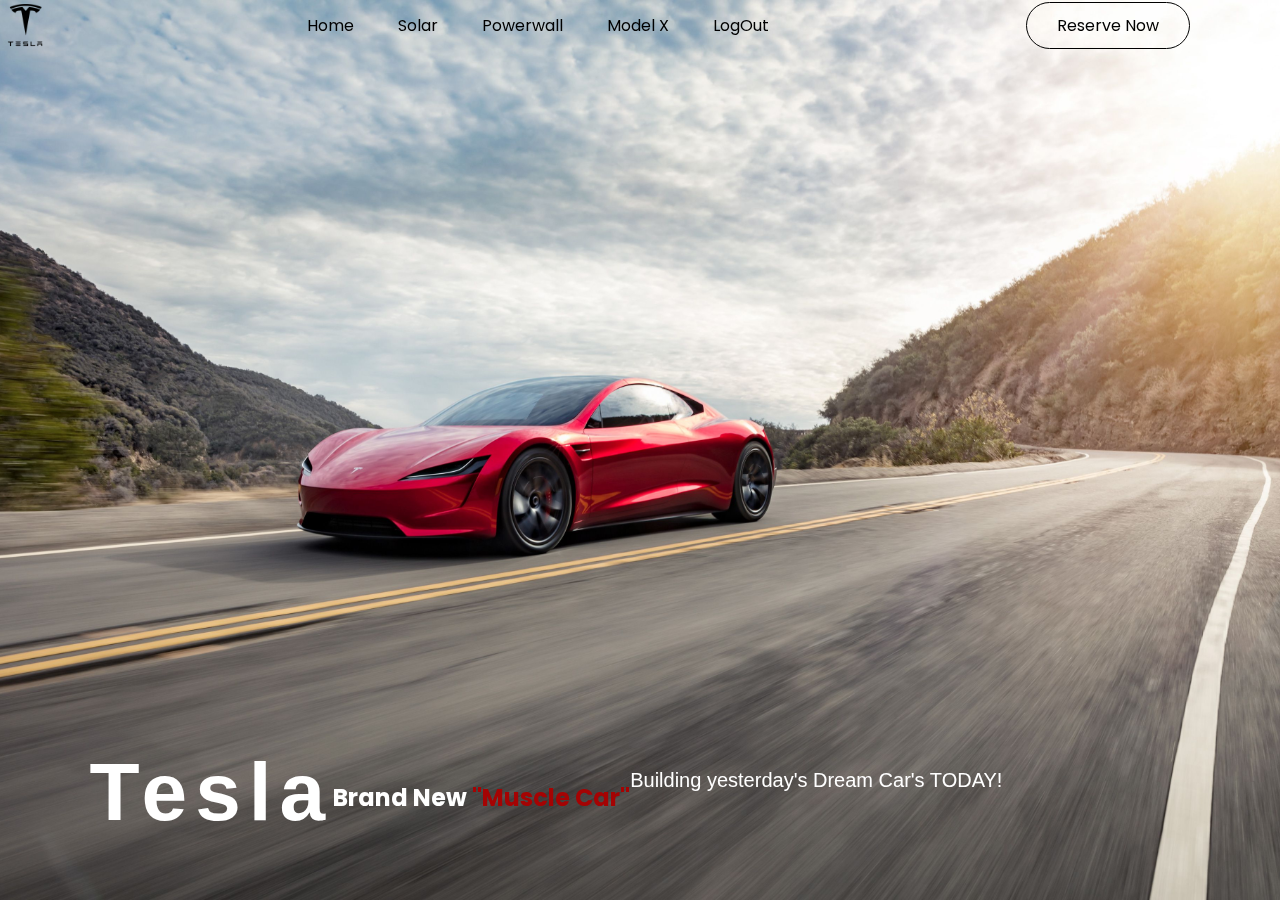
<file: car/index.html>
<!DOCTYPE html>
<html lang="en">
<head>
    <meta charset="UTF-8">
    <meta http-equiv="X-UA-Compatible" content="IE=edge">
    <meta name="viewport" content="width=device-width, initial-scale=1.0">
    <title> tesla car</title>
    <link rel="stylesheet" href="car.css">
</head>
<body>
    <div class="header" id="header">
        <nav>
            <img src="img/tesla-logo-png-2226.png" width="50" height="50">
            <ul>
                <li><a href="index.html" id="models"> Home</a></li>
                <li><a href="models.html" id="models"> Solar</a></li>
                <li><a href="model3.html" id="model3"> Powerwall</a></li>
                <li><a href="modelx.html" id="modelx"> Model X</a></li>
                <li><a href="index.html" id="modely"> LogOut</a></li>
            </ul>
            <a href="" class="btn">Reserve Now</a>
        </nav>
        <div class="tesla">
            <h1 id="tes">Tesla</h1>
            <h2>Brand New <span>"Muscle Car"</span></h2>
            <p>Building yesterday's Dream Car's TODAY!</p>
        </div>

</body>
</html>
</file>
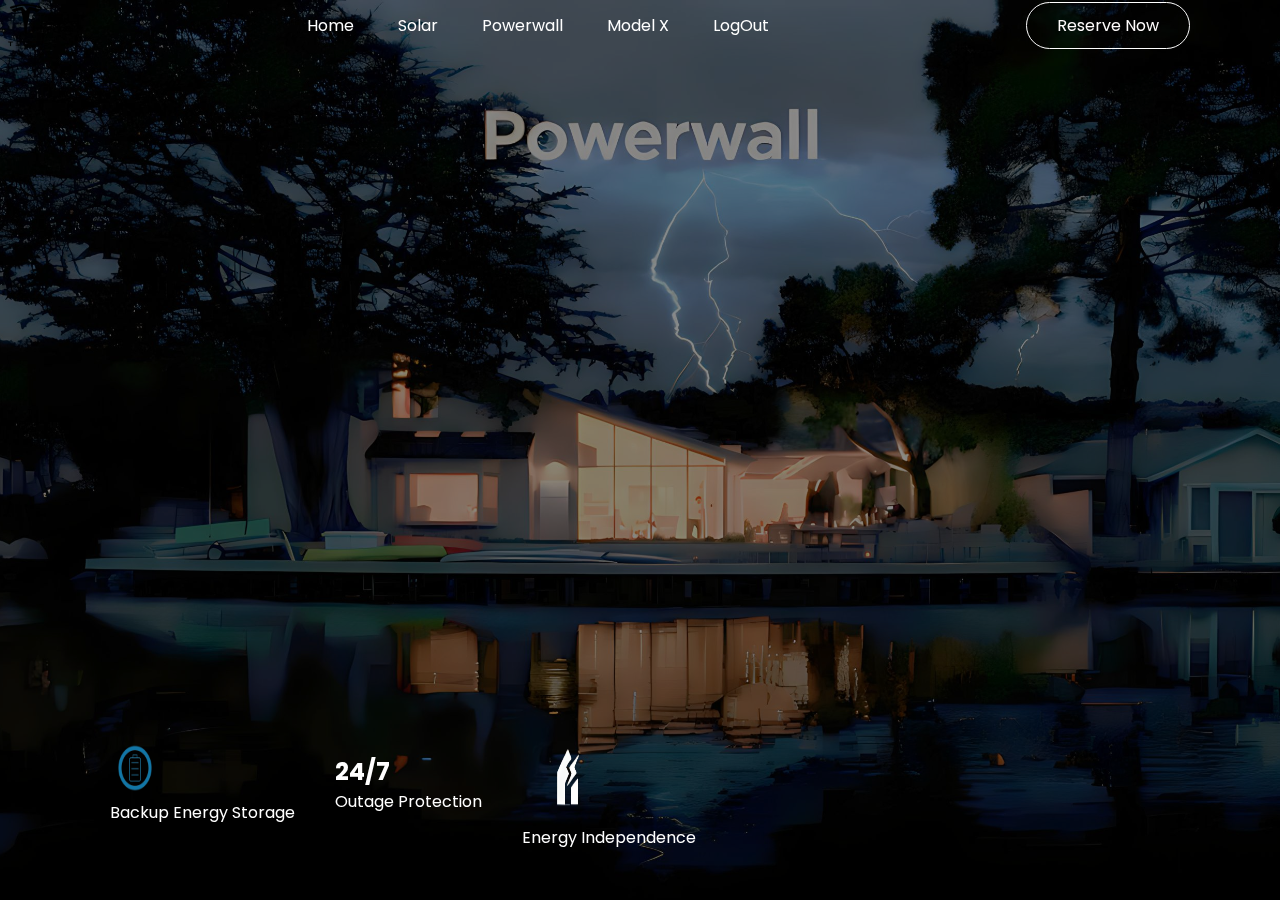
<file: car/model3.html>
<!DOCTYPE html>
<html lang="en">
<head>
    <meta charset="UTF-8">
    <meta http-equiv="X-UA-Compatible" content="IE=edge">
    <meta name="viewport" content="width=device-width, initial-scale=1.0">
    <title>Document</title>
    <link rel="stylesheet" href="model2.css">
</head>
<body>
    <div class="models">
        <nav>
            <img src="img/tesla-logo-png-2226.png" width="50" height="50">
            <ul>
                <li><a href="index.html" id="models"> Home</a></li>
                <li><a href="models.html" id="models"> Solar</a></li>
                <li><a href="model3.html" id="model3"> Powerwall</a></li>
                <li><a href="modelx.html" id="modelx"> Model X</a></li>
                <li><a href="index.html" id="modely"> LogOut</a></li>
            </ul>
            <a href="" class="btn">Reserve Now</a>
        </nav>
        <div class="info">
            
            <div class="ms">
                <img src="img/th-removebg-preview.png" width="50" height="50">
                <p>Backup Energy
                    Storage</p>
            </div>
            <div class="ms">
                <h2>24/7</h2>
                <p>Outage
                    Protection</p>
            </div>
            <div class="ms">
                <img src="img/1678864552893-removebg-preview.png" alt="" width="100" height="100">
                <p>Energy
                    Independence</p>
            </div>
        </div>
    </div>         

    
</body>
</html>
</file>
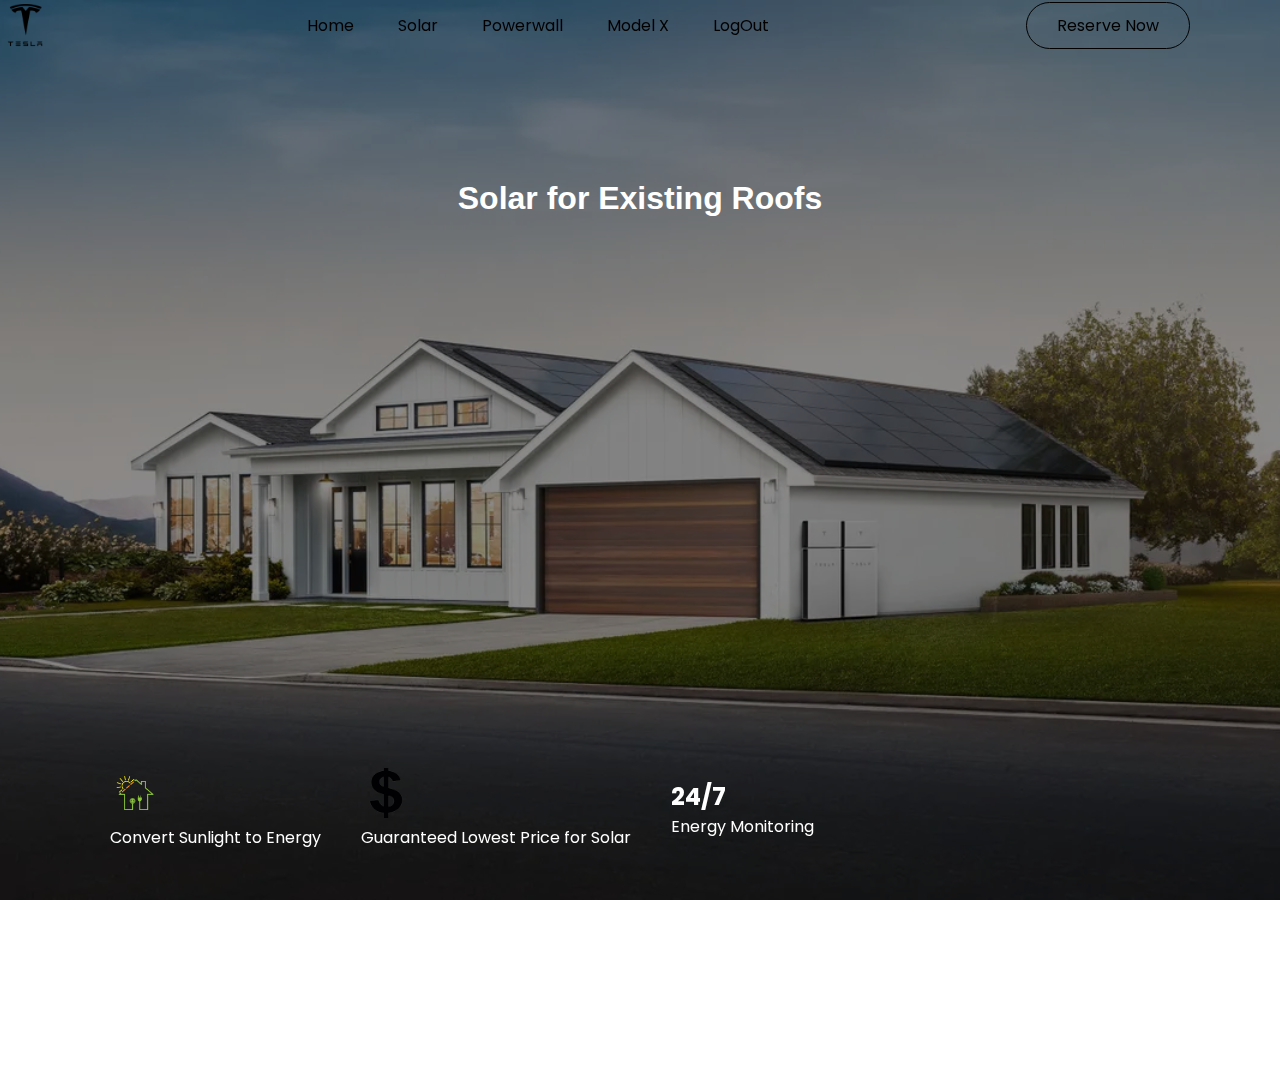
<file: car/models.html>
<!DOCTYPE html>
<html lang="en">
<head>
    <meta charset="UTF-8">
    <meta http-equiv="X-UA-Compatible" content="IE=edge">
    <meta name="viewport" content="width=device-width, initial-scale=1.0">
    <title>Document</title>
    <link rel="stylesheet" href="model.css">
</head>
<body>
    <div class="models">
        <h3 id="h3">Solar for Existing Roofs</h3>
        <nav>
            <img src="img/tesla-logo-png-2226.png" width="50" height="50">
            <ul>
                <li><a href="index.html" id="models"> Home</a></li>
                <li><a href="models.html" id="models"> Solar</a></li>
                <li><a href="model3.html" id="model3">  Powerwall</a></li>
                <li><a href="modelx.html" id="modelx"> Model X</a></li>
                <li><a href="modely.html" id="modely"> LogOut</a></li>
            </ul>
            <a href="" class="btn">Reserve Now</a>
        </nav>
        <div class="frist" align="center">
            <h2></h2>
            <p></p>
        </div>
        <div class="info">
            
            <div class="ms">
                <img src="img/png-transparent-solar-power-solar-panels-solar-energy-electricity-no-energy-angle-text-logo-thumbnail-removebg-preview.png" width="50" height="50" alt="">
                <p>Convert Sunlight
                    to Energy</p>
            </div>
            <div class="ms">
                <img src="img/dollar-sign-png-5a3a24d1d19927.12198487151375995385857642-removebg-preview.png" width="50" height="50" alt="">
                <p>Guaranteed Lowest
                    Price for Solar</p>
            </div>
            <div class="ms">
                <h2>24/7</h2>
                <p>Energy
                    Monitoring</p>
            </div>
            
        </div>
        
    </div>
    </div>
    
</body>
</html>
</file>
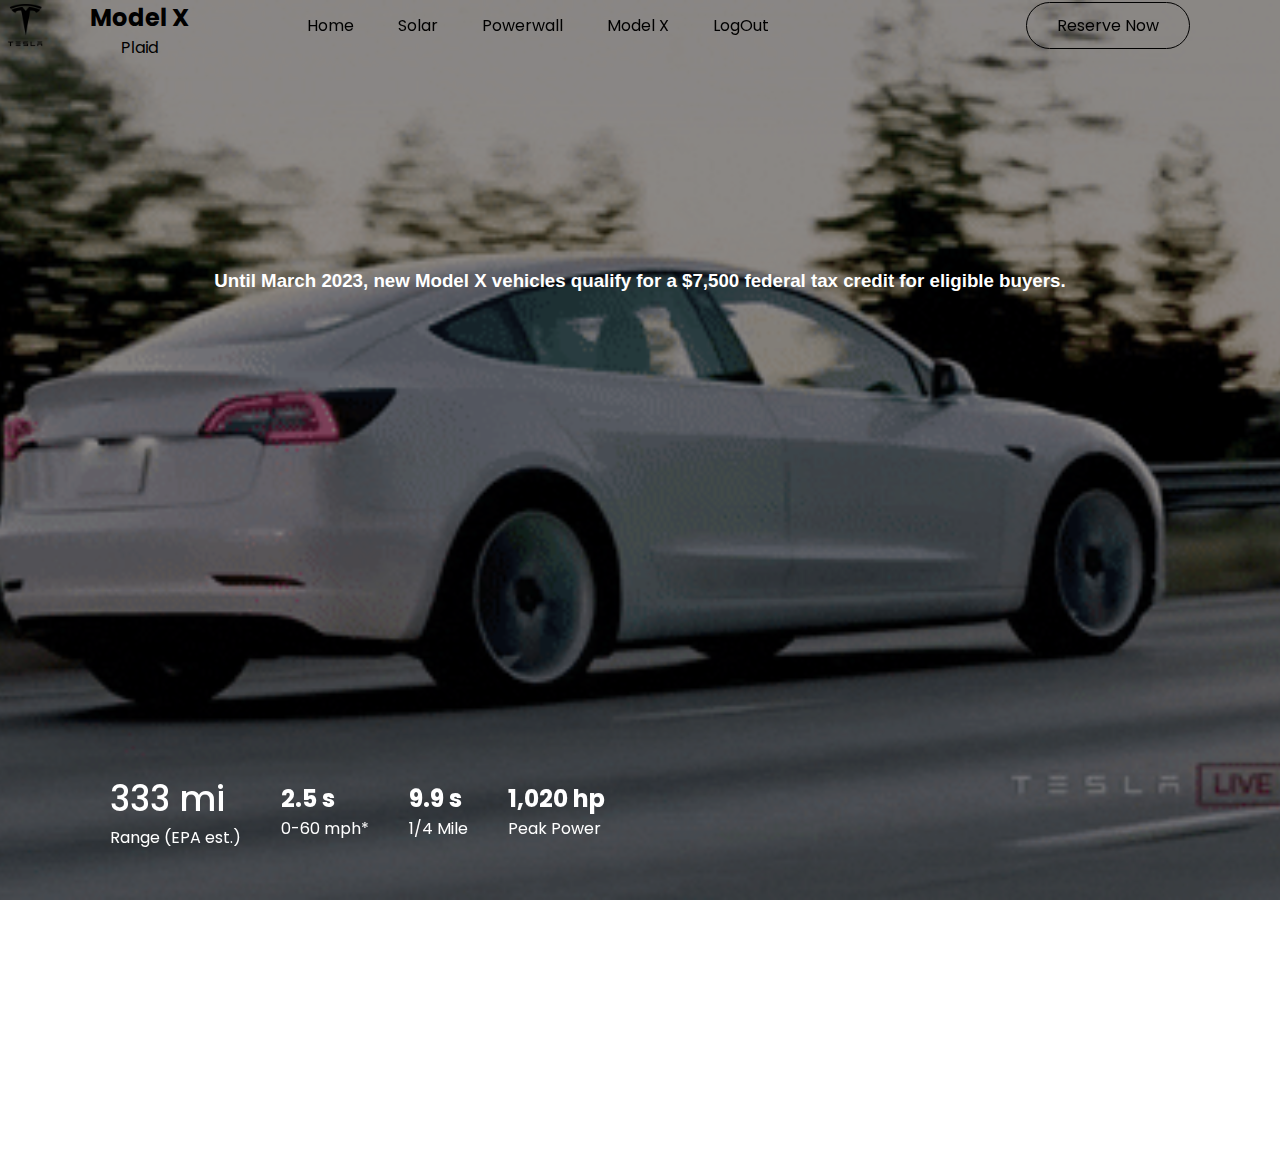
<file: car/modelx.html>
<!DOCTYPE html>
<html lang="en">
<head>
    <meta charset="UTF-8">
    <meta http-equiv="X-UA-Compatible" content="IE=edge">
    <meta name="viewport" content="width=device-width, initial-scale=1.0">
    <title>Document</title>
    <link rel="stylesheet" href="modelx.css">
</head>
<body>
    <div class="models">
        <h3 id="h3">Until March 2023, new Model X vehicles qualify for a $7,500 federal tax credit for eligible buyers.</h3>
        <nav>
            <img src="img/tesla-logo-png-2226.png" width="50" height="50">
            <ul>
                <li><a href="index.html" id="models"> Home</a></li>
                <li><a href="models.html" id="models"> Solar</a></li>
                <li><a href="model3.html" id="model3"> Powerwall</a></li>
                <li><a href="modelx.html" id="modelx"> Model X</a></li>
                <li><a href="index.html" id="modely"> LogOut</a></li>
            </ul>
            <a href="" class="btn">Reserve Now</a>
        </nav>
        <div class="frist" align="center">
            <h2>Model X</h2>
            <p>Plaid</p>
        </div>
        <div class="info">
            
            <div class="ms">
                <h1 >333
                    mi</h1>
                <p>Range (EPA est.)</p>
            </div>
            <div class="ms">
                <h2>2.5
                    s</h2>
                <p>0-60 mph*</p>
            </div>
            <div class="ms">
                <h2>9.9
                    s</h2>
                <p>1/4 Mile</p>
            </div>
            <div class="ms">
                <h2>1,020
                    hp</h2>
                <p>Peak Power</p>
            </div>
            <div>
                <h2 id="model"></h2>
            </div>
        </div>
        
    </div>
    </div>
    
</body>
</html>
</file>
<file: car/car.css>
@import url('https://fonts.googleapis.com/css?family=Poppins: wght@300;400;500; 600&display-swap');

*{
    margin: 0;
    padding: 0;
    box-sizing: border-box;
    font-family: 'poppins',sans-serif;
}
body{
    overflow: hidden;
}
.header{
    width: 100%;
    height: 100vh;
    background-image: url(img/1946308.jpg);
    transition:background-image 1s ;
    background-blend-mode: multiply;
    background-position: center;
    background-size: cover;
    padding: 0 7%;
}
nav{
    position: fixed;
    top: 0;
    left: 0;
    width: 100%;
    display: flex;
    align-items: center;
}
nav ul{
    flex: 1;
    text-align: center;
}
nav ul li{
    display: inline-block;
    margin: 10px 20px;
}
nav ul li a {
    text-decoration: none;
    color: #000000;
}
nav .btn{
    color: #000000;
    text-decoration: none;
    border: 1px solid #000000;
    padding: 10px 30px;
    border-radius: 30px;
    margin-right: 7%;
}
.info{
    width: 100%;
    padding: 0 7%;
    display: flex;
    align-items: center;
    color: #fff;
    position: fixed;
    bottom: 50px;
    left: 0;
}
.header{
    width: 100%;
    display: flex;
}
.tesla{
    width: 100%;
    padding: 0 7%;
    display: flex;
    align-items: center;
    color: #fff;
    position: fixed;
    bottom: 50px;
    left: 0;
}
.tesla h1{
    font-size: 82px;
    margin-bottom: 1%;
    letter-spacing: 8px;
    font-weight: 600;
    font-family: sans-serif;

}
.tesla p {
    font-size: 20px;
    margin-bottom: 3%;
    font-weight: 300;
    font-family: Verdana, Geneva, Tahoma, sans-serif;
}
span{
    color: rgb(165, 3, 3);
}
@media screen and (max-width:1200px) {
    .models{
        width: 100%;
        text-align: center;

    }
    .table{
        width: 20rem;
    }
    .models{
        width: 20rem;
    }   
}
</file>
<file: car/model2.css>
@import url('https://fonts.googleapis.com/css?family=Poppins: wght@300;400;500; 600&display-swap');

*{
    margin: 0;
    padding: 0;
    box-sizing: border-box;
    font-family: 'poppins',sans-serif;
}
body{
    overflow: hidden;
}
.models{
    width: 100%;
    height: 100vh;
    background-image: url(img/1678865073525.jpg);
    background-color: #8b8a8a;
    background-blend-mode: multiply;
    background-position: center;
    background-size: cover;
    padding: 0 7%;
}
nav{
    position: fixed;
    top: 0;
    left: 0;
    width: 100%;
    display: flex;
    align-items: center;
}
nav ul{
    flex: 1;
    text-align: center;
}
nav ul li{
    display: inline-block;
    margin: 10px 20px;
}
nav ul li a {
    text-decoration: none;
    color: #ffffff;
}
nav .btn{
    color: #fffcfc;
    text-decoration: none;
    border: 1px solid #ffffff;
    padding: 10px 30px;
    border-radius: 30px;
    margin-right: 7%;
}
.info{
    width: 100%;
    padding: 0 7%;
    display: flex;
    align-items: center;
    color: #fff;
    position: fixed;
    bottom: 50px;
    left: 0;
}
.info div{
    margin: 0 20px;

}
.info div h1{
    font-size: 35px;
    font-weight: 500;
}
</file>
<file: car/model.css>
@import url('https://fonts.googleapis.com/css?family=Poppins: wght@300;400;500; 600&display-swap');

*{
    margin: 0;
    padding: 0;
    box-sizing: border-box;
    font-family: 'poppins',sans-serif;
}
body{
    overflow: hidden;
}
.models{
    width: 100%;
    height: 100vh;
    background-image: url(img/_25-Hero-D.webp);
    background-color: #8b8a8a;
    background-blend-mode: multiply;
    background-position: center;
    background-size: cover;
    padding: 0 7%;
}
nav{
    position: fixed;
    top: 0;
    left: 0;
    width: 100%;
    display: flex;
    align-items: center;
}
nav ul{
    flex: 1;
    text-align: center;
}
nav ul li{
    display: inline-block;
    margin: 10px 20px;
}
nav ul li a {
    text-decoration: none;
    color: #000000;
}
nav .btn{
    color: #000000;
    text-decoration: none;
    border: 1px solid #000000;
    padding: 10px 30px;
    border-radius: 30px;
    margin-right: 7%;
}
.info{
    width: 100%;
    padding: 0 7%;
    display: flex;
    align-items: center;
    color: #fff;
    position: fixed;
    bottom: 50px;
    left: 0;
}
.info div{
    margin: 0 20px;

}
.info div h1{
    font-size: 35px;
    font-weight: 500;
}
.frist{
    width: 100px;
    height: 100px;
    top: 50px;
}
#h3{
    margin: 0;
    padding: 0;
    font-size: 200%;
    text-align: center;
    font-family: Verdana, Geneva, Tahoma, sans-serif;
    position: absolute;
    top: 20%;
    left: 50%;
    transform: translateX(-50%);
    width: 100%;
    height: 100%;
    color: #fff;
}
</file>
<file: car/modelx.css>
@import url('https://fonts.googleapis.com/css?family=Poppins: wght@300;400;500; 600&display-swap');

*{
    margin: 0;
    padding: 0;
    box-sizing: border-box;
    font-family: 'poppins',sans-serif;
}
body{
    overflow: hidden;
}
.models{
    width: 100%;
    height: 100vh;
    background-image: url(img/giphy\ \(1\).gif);
    background-color: #8b8a8a;
    background-blend-mode: multiply;
    background-position: center;
    background-size: cover;
    padding: 0 7%;
}
nav{
    position: fixed;
    top: 0;
    left: 0;
    width: 100%;
    display: flex;
    align-items: center;
}
nav ul{
    flex: 1;
    text-align: center;
}
nav ul li{
    display: inline-block;
    margin: 10px 20px;
}
nav ul li a {
    text-decoration: none;
    color: #000000;
}
nav .btn{
    color: #000000;
    text-decoration: none;
    border: 1px solid #000000;
    padding: 10px 30px;
    border-radius: 30px;
    margin-right: 7%;
}
.info{
    width: 100%;
    padding: 0 7%;
    display: flex;
    align-items: center;
    color: #fff;
    position: fixed;
    bottom: 50px;
    left: 0;
}
.info div{
    margin: 0 20px;

}
.info div h1{
    font-size: 35px;
    font-weight: 500;
}
.frist{
    width: 100px;
    height: 100px;
    top: 50px;
}
#h3{
    margin: 0;
    padding: 0;
    text-align: center;
    font-family: Verdana, Geneva, Tahoma, sans-serif;
    position: absolute;
    top: 30%;
    left: 50%;
    transform: translateX(-50%);
    width: 100%;
    height: 100%;
    color: #fff;
}
</file>
